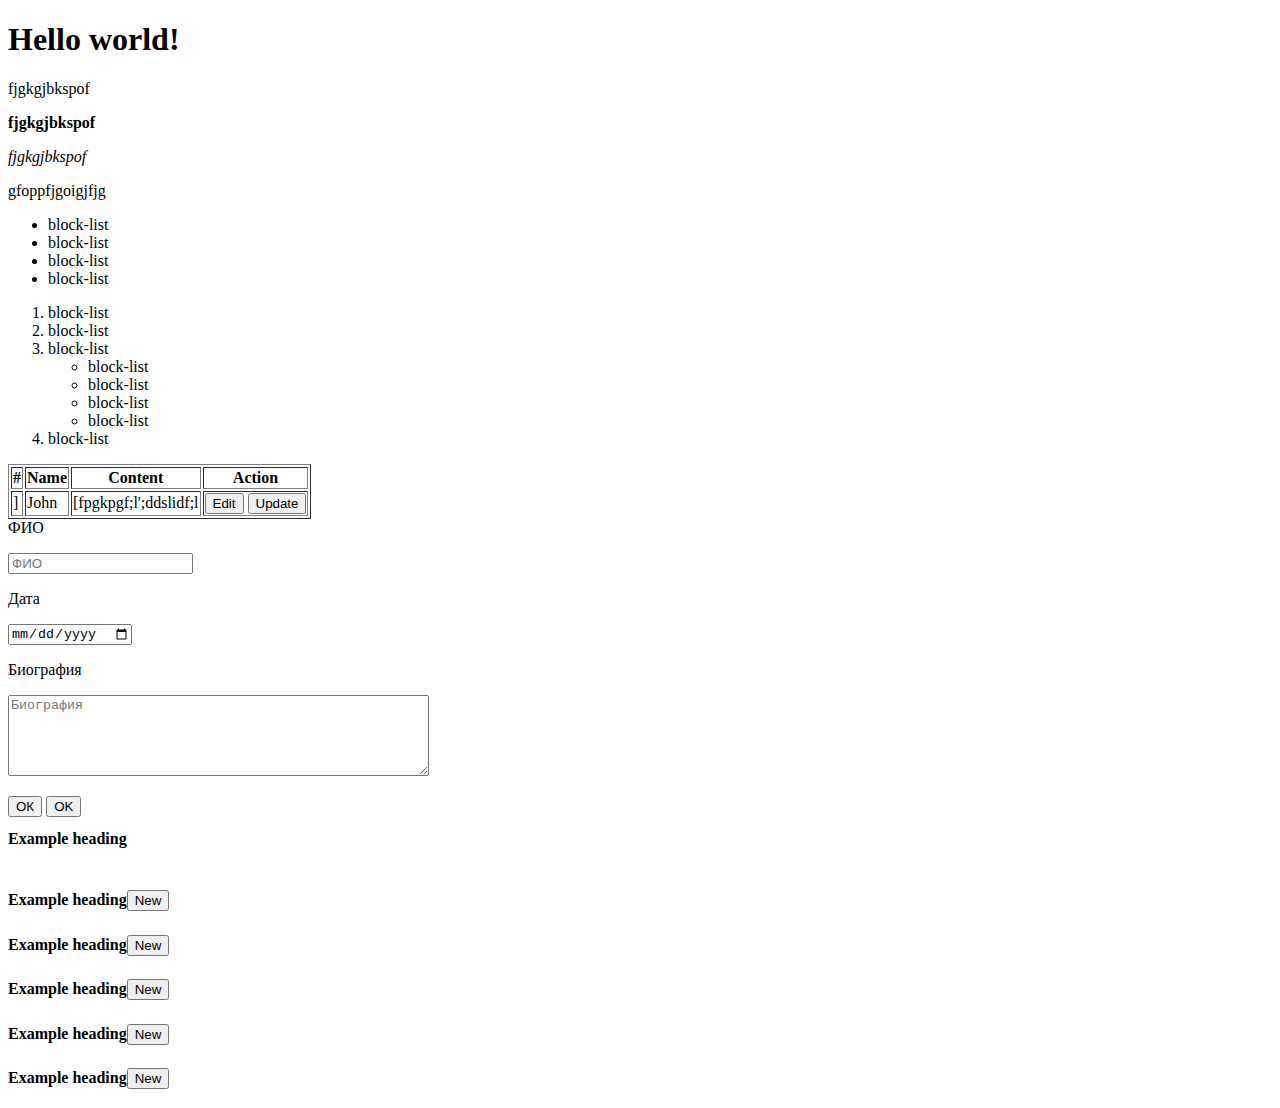
<file: index.html>
<!DOCTYPE html>
<html lang="en" dir="ltr">
<head>
	<meta charset="utf-8">
	<title>Document</title>
	<meta name="descritpion" content="fgfg[fg[g[fg[fdpkcfsxkml">
	<link rel="stylesheet" type="text/css" href="main.css">

</head>
<body>
<h1>Hello world!</h1>
<p>fjgkgjbkspof</p>	
<strong><p>fjgkgjbkspof</p>	</strong>
<i><p>fjgkgjbkspof</p></i>	
<div>gfoppfjgoigjfjg</div>
<div class="block-list">
	<ul>
		<li>block-list</li>
		<li>block-list</li>
		<li>block-list</li>
		<li>block-list</li>
	</ul>
	<ol>
	<li>block-list</li>
		<li>block-list</li>
		<li>block-list</li>
		<ul>
		<li>block-list</li>
		<li>block-list</li>
		<li>block-list</li>
		<li>block-list</li>
	</ul>
		<li>block-list</li>	
	</ol>
</div>	
<div class="table-block">
	<table border="1">
		<thead>
			<tr>
				<th>#</th>
				<th>Name</th>
				<th>Content</th>
				<th>Action</th>
			</tr>
		</thead>
		<tbody>
			<tr>
				<td>]</td>
				<td>John</td>
				<td>[fpgkpgf;l';ddslidf;l</td>
				<td><button type="button">Edit</button>
					<button type="button">Update</button></td>
			</tr>
		</tbody>
	</table>
</div>
<form method="GET">
<label for="FIO">ФИО</label><p>
<input type="text" name="fio" id="FIO" placeholder="ФИО">
</p>
<label for="date">Дата</label>
<p>
<input type="date" name="date" id="date">
</p>
<label for="bio">Биография</label><p>
<textarea rows="5" cols="50" id="date" placeholder="Биография"></textarea></p>
<input type="submit" value="ОК" onclick="fu()">
<button onclick="fu()">OK</button>
<div >
<h2 id="first" class="f"> Example heading</h2><p></div> 
<div><h2 id="second" class="f"> Example heading</h2><button> New</button></div>
<div ><h2 id="third" class="f"> Example heading</h2><button> New</button></div>
<div ><h2 id="forth" class="f"> Example heading</h2><button> New</button></div>
<div ><h2 id="fifth" class="f"> Example heading</h2><button> New</button></div>
<div ><h2 id="sixth" class="f"> Example heading</h2><button> New</button> </div>
</body>
</html>
</file>
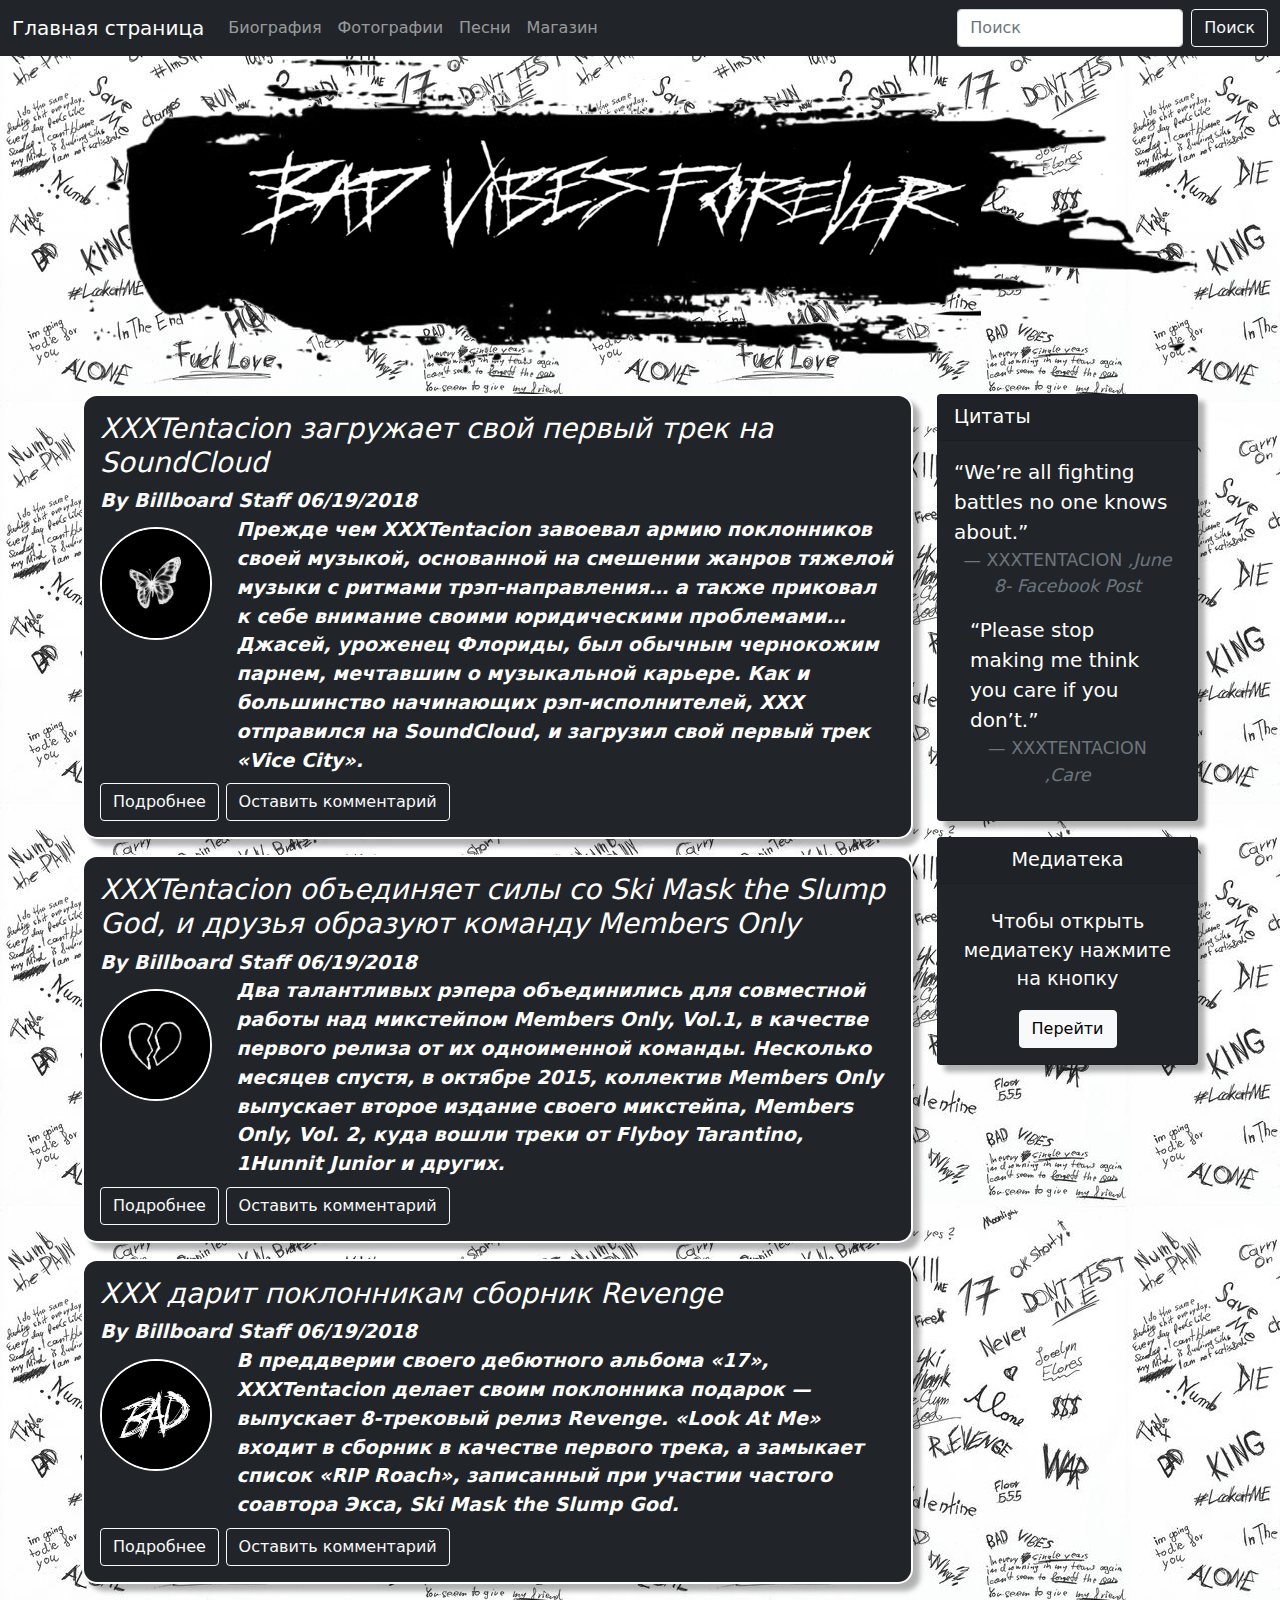
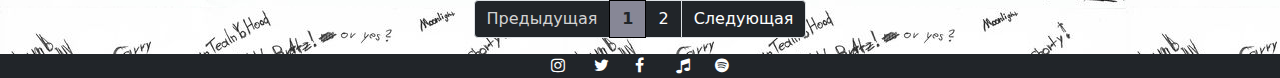
<file: block/index.html>
<!DOCTYPE html>
<html>
<head>
	<meta charset="utf-8">
	<meta name="viewport" content="width=device-width, initial-scale=1">
	<title>Index</title>
	<link rel="stylesheet"  href="css/bootstrap.min.css">
	<link rel="stylesheet"  href="css/font-awesome.min.css">
	<style type="text/css">
		footer {
			text-align: center;
		}
		i {
			color: white;
			display: inline-block;
			width: 3%;
		}
		footer a i:hover {
			 
				font-size: 120%;
		}
		a {
			text-decoration: none;
		}
	</style>
</head>
<body style="background: url(img/3.jpg);">
	<nav class="navbar navbar-expand-lg navbar-dark bg-dark">
  <div class="container-fluid color">
    <a class="navbar-brand active" href="index.html">Главная страница</a>
    <button class="navbar-toggler" type="button" data-bs-toggle="collapse" data-bs-target="#navbarSupportedContent" aria-controls="navbarSupportedContent" aria-expanded="false" aria-label="Toggle navigation">
      <span class="navbar-toggler-icon"></span>
    </button>
    <div class="collapse navbar-collapse" id="navbarSupportedContent">
      <ul class="navbar-nav me-auto mb-2 mb-lg-0">
        <li class="nav-item">
          <a class="nav-link " aria-current="page" href="pgs/bio.html">Биография</a>
        </li>
        <li class="nav-item">
          <a class="nav-link" href="pgs/photo.html">Фотографии</a>
        </li>
        <li class="nav-item">
          <a class="nav-link" href="pgs/songs.html">Песни</a>
        </li>
        <li class="nav-item">
          <a class="nav-link" href="pgs/shop.html">
          Магазин</a>
        </li>
      </ul>
      <form class="d-flex">
        <input class="form-control me-2" type="search" placeholder="Поиск" aria-label="Поиск">
        <button class="btn btn-outline-light" type="submit">Поиск</button>
      </form>
    </div>
  </div>
</nav>

<div class="container ">
<div class="row" style="font-size: 120%; color: white;">
<div class="col-12" >
	<img src="img/15.png" style=" width: 100% ;"></div>
<div class="col-9 mt-3 " style="color:white;font-weight: 700;font-style: oblique;">

	<div class="post p-3  bg-dark" style="border: solid 2px ; border-radius:15px;  box-shadow: 7px 7px 5px rgba(0,0,0,0.3); ">
	<div class="post-header  ">
	<h3>XXXTentacion загружает свой первый трек на SoundCloud</h3>
	<div class="post-body" ><a href="https://www.billboard.com/music/rb-hip-hop/xxxtentacion-career-timeline-8461690/" class="link-light">By Billboard Staff </a>

06/19/2018</div>
	<div class="row mb-2 " >
		<div class="col-2 " ><img src="img/1.jpg" class="rounded-circle" style="width: 100%;display:block;margin-top: 10%; border: solid 2px white" > </div>
		<div class="col-10"> Прежде чем XXXTentacion завоевал армию поклонников своей музыкой, основанной на смешении жанров тяжелой музыки с ритмами трэп-направления… а также приковал к себе внимание своими юридическими проблемами… Джасей, уроженец Флориды, был обычным чернокожим парнем, мечтавшим о музыкальной карьере. Как и большинство начинающих рэп-исполнителей, XXX отправился на SoundCloud, и загрузил свой первый трек «Vice City».</div>
	</div>
	<div class="post-footer"><div class="post-footer"><a href="pgs/info.html"><button type="button" class="btn btn-outline-light">Подробнее</button></a> <a href="pgs/info.html#comment"><button type="button" class="btn btn-outline-light">Оставить комментарий</button></a></div></div>
	</div></div>
	<div class="post mt-3 p-3 bg-dark " style="border: solid 2px; border-radius:15px; box-shadow: 7px 7px 5px rgba(0,0,0,0.3);">
	<div class="post-header  ">
	<h3>XXXTentacion объединяет силы со Ski Mask the Slump God, и друзья образуют команду Members Only</h3>
	<div class="post-body" ><a href="https://www.billboard.com/music/rb-hip-hop/xxxtentacion-career-timeline-8461690/" class="link-light">By Billboard Staff </a>
06/19/2018</div>
	<div class="row mb-2" >
		<div class="col-2 " ><img src="img/5.jpg" class="rounded-circle" style="width: 100%; display:block;margin-top: 10%;border: solid 2px white" > </div>
		<div class="col-10"> Два талантливых рэпера объединились для совместной работы над микстейпом Members Only, Vol.1, в качестве первого релиза от их одноименной команды. Несколько месяцев спустя, в октябре 2015, коллектив Members Only выпускает второе издание своего микстейпа, Members Only, Vol. 2, куда вошли треки от Flyboy Tarantino, 1Hunnit Junior и других.</div>
	</div>
	<div class="post-footer"><div class="post-footer"><a href="pgs/info.html"><button type="button" class="btn btn-outline-light">Подробнее</button></a> <a href="pgs/info.html#comment"><button type="button" class="btn btn-outline-light">Оставить комментарий</button></a></div></div>
	</div></div>
	<div class="post mt-3 p-3 bg-dark " style="border: solid 2px; border-radius:15px;box-shadow: 7px 7px 5px rgba(0,0,0,0.3); ">
	<div class="post-header  ">
	<h3>XXX дарит поклонникам сборник Revenge</h3>
	<div class="post-body" ><a href="https://www.billboard.com/music/rb-hip-hop/xxxtentacion-career-timeline-8461690/" class="link-light">By Billboard Staff </a>
06/19/2018</div>
	<div class="row mb-2" >
		<div class="col-2 " ><img src="img/6.jpg" class="rounded-circle" style="width: 100%;display:block;margin-top: 10%;border: solid 2px white" > </div>
		<div class="col-10"> В преддверии своего дебютного альбома «17», XXXTentacion делает своим поклонника подарок — выпускает 8-трековый релиз Revenge. «Look At Me» входит в сборник в качестве первого трека, а замыкает список «RIP Roach», записанный при участии частого соавтора Экса, Ski Mask the Slump God.</div>
	</div>
	<div class="post-footer"><div class="post-footer"><a href="pgs/info.html"><button type="button" class="btn btn-outline-light">Подробнее</button></a> <a href="pgs/info.html#comment"><button type="button" class="btn btn-outline-light">Оставить комментарий</button></a></div></div>
	</div></div>
</div>
	<div class="col-3 mt-3" >
	<div class="card bg-dark" style="box-shadow: 7px 7px 5px rgba(0,0,0,0.3);">
  <div class="card-header">
    Цитаты
  </div>
  <div class="card-body">
    <blockquote class="blockquote mb-0">
      <p>“We’re all fighting battles no one knows about.”</p>
      <footer class="blockquote-footer">XXXTENTACION <cite title="Source Title">,June 8- Facebook Post</cite></footer>
    </blockquote>
     <div class="card-body">
    <blockquote class="blockquote mb-0">
      <p>“Please stop making me think you care if you don’t.”</p>
      <footer class="blockquote-footer">XXXTENTACION <cite title="Source Title">,Care</cite></footer>
    </blockquote>
  </div></div></div>
  <div class="card text-center bg-dark mt-3" style="box-shadow: 7px 7px 5px rgba(0,0,0,0.3);">
  <div class="card-header">
    Медиатека
  </div>
  <div class="card-body">
    <h5 class="card-title"></h5>
    <p class="card-text">Чтобы открыть медиатеку нажмите на кнопку</p>
    <a href="pgs/songs.html" class="btn btn-light">Перейти</a>
  </div>
  
</div>
</div>
</div><nav aria-label="..." >
  <ul class="pagination justify-content-center mt-3">
    <li class="page-item disabled">
      <a class="page-link" style="color: lightgrey; background-color: #212529">Предыдущая</a>
    </li>
    <li class="page-item active" ><a class="page-link" href="#" style="background-color: #878796; border: solid 1px black; color:#212529; font-weight: 600">1</a></li>
    <li class="page-item " aria-current="page">
      <a class="page-link" href="pgs/comment.html" style="color: white; background-color: #212529">2</a>
    </li>
    <li class="page-item">
      <a class="page-link" href="pgs/comment.html" style="color: white; background-color: #212529">Следующая</a>
    </li>
  </ul>
</nav>
</div>

</div>
<footer style="background-color: #212529;">
	<a href="#"><i class="fa fa-instagram " aria-hidden="true" ></i> </a> <a href="#"><i class="fa fa-twitter" aria-hidden="true"></i></a><a href="#"><i class="fa fa-facebook" aria-hidden="true"></i> </a><a href="#"><i class="fa fa-music" aria-hidden="true"></i></a><a href="#"><i class="fa fa-spotify" aria-hidden="true"></i></a>
</footer>
<script src="https://cdn.jsdelivr.net/npm/bootstrap@5.1.3/dist/js/bootstrap.bundle.min.js" integrity="sha384-ka7Sk0Gln4gmtz2MlQnikT1wXgYsOg+OMhuP+IlRH9sENBO0LRn5q+8nbTov4+1p" crossorigin="anonymous"></script>
</body>
</html>
</file>
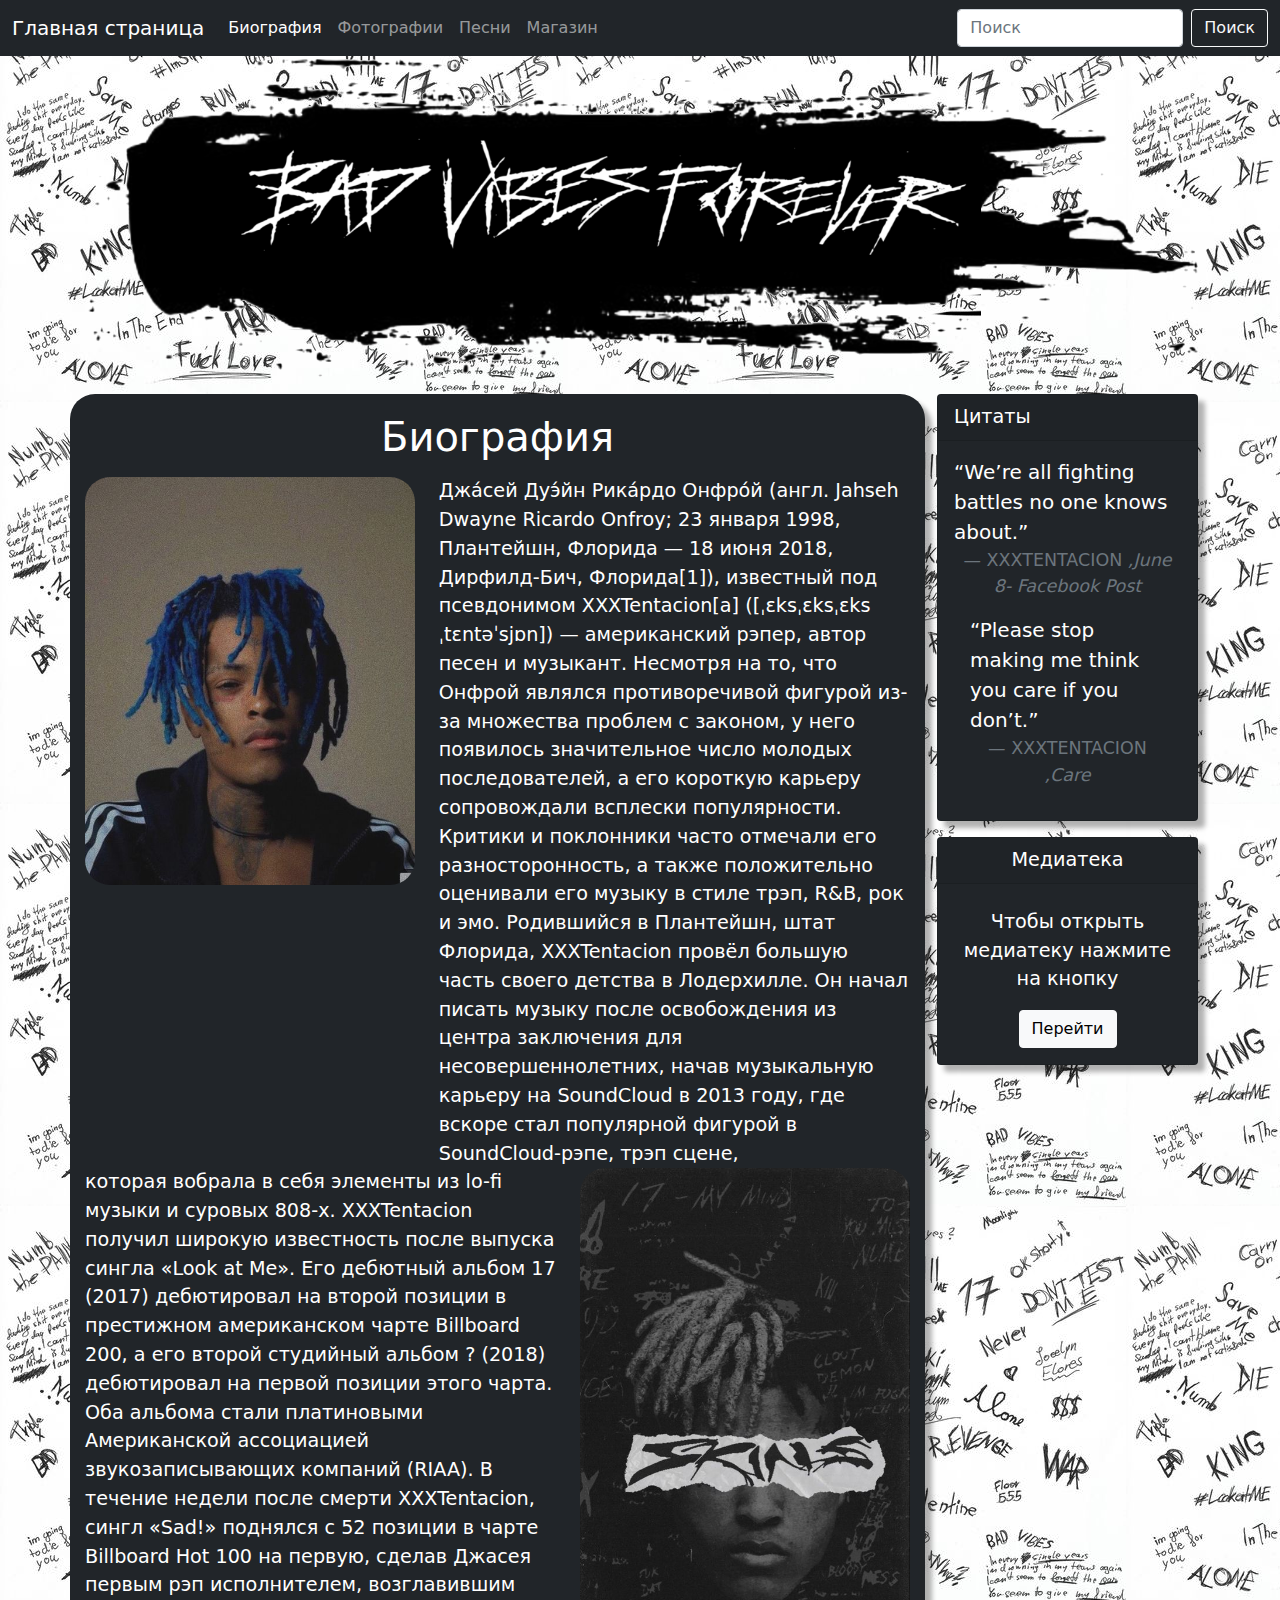
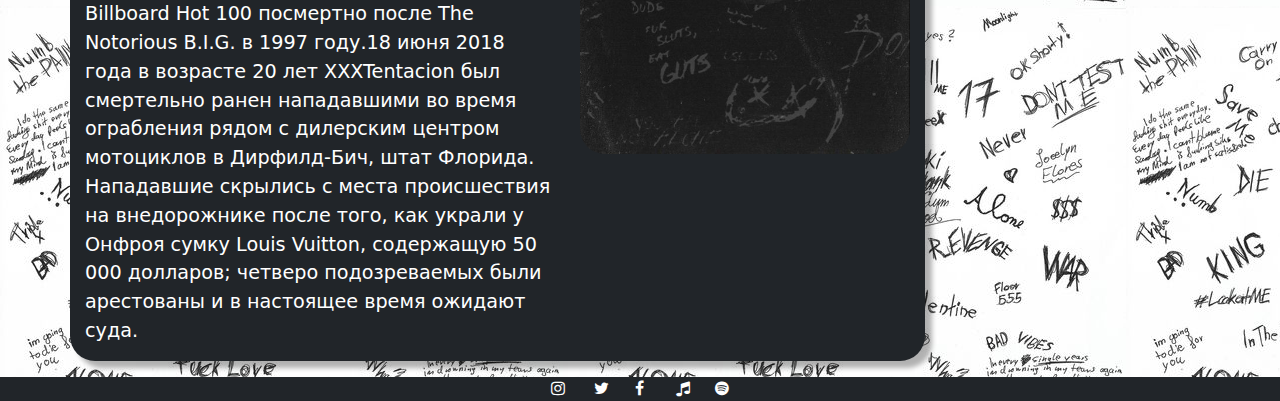
<file: block/pgs/bio.html>
<!DOCTYPE html>
<html>
<head>
	<meta charset="utf-8">
	<meta name="viewport" content="width=device-width, initial-scale=1">
	<title>Index</title>
	<link rel="stylesheet"  href="../css/bootstrap.min.css">
        <link rel="stylesheet"  href="../css/font-awesome.min.css">
  <style type="text/css">
      footer {
      text-align: center;
    }
    i {
      color: white;
      display: inline-block;
      width: 3%;
    }
    footer a i:hover {
       
        font-size: 120%;
    }
    a {
      text-decoration: none;
    }
  </style>
</head>
<body style="background: url(../img/3.jpg);">
	<nav class="navbar navbar-expand-lg navbar-dark bg-dark">
  <div class="container-fluid color">
    <a class="navbar-brand" href="../index.html">Главная страница</a>
    <button class="navbar-toggler" type="button" data-bs-toggle="collapse" data-bs-target="#navbarSupportedContent" aria-controls="navbarSupportedContent" aria-expanded="false" aria-label="Toggle navigation">
      <span class="navbar-toggler-icon"></span>
    </button>
    <div class="collapse navbar-collapse" id="navbarSupportedContent">
      <ul class="navbar-nav me-auto mb-2 mb-lg-0">
        <li class="nav-item">
          <a class="nav-link active" aria-current="page" href="bio.html">Биография</a>
        </li>
        <li class="nav-item">
          <a class="nav-link" href="photo.html">Фотографии</a>
        </li>
        <li class="nav-item">
          <a class="nav-link" href="songs.html">Песни</a>
        </li>
         <li class="nav-item">
          <a class="nav-link " href="shop.html">
          Магазин</a>
        </li>
      </ul>
      <form class="d-flex">
        <input class="form-control me-2" type="search" placeholder="Поиск" aria-label="Поиск">
        <button class="btn btn-outline-light" type="submit">Поиск</button>
      </form>
    </div>
  </div>
</nav>

<div class="container ">
<div class="row" style="font-size: 120%; color: white;">
<div class="col-12" >
	<img src="../img/15.png" style=" width: 100% ;"></div>
<div class="col-9 mt-3 bg-dark" style="color:white; border-radius: 25px; box-shadow: 7px 7px 5px rgba(0,0,0,0.3); padding: 15px; ">
   <div class="row">
     <h1 class="mt-1" style="text-align: center; ">Биография</h1>
  <div class="col-5 mt-2">

  <img src="../img/7.jpg" style="width: 100%;border-radius: 25px;"></div>
  <div class="col-7 mt-2">Джа́сей Дуэ́йн Рика́рдо Онфро́й (англ. Jahseh Dwayne Ricardo Onfroy; 23 января 1998, Плантейшн, Флорида — 18 июня 2018, Дирфилд-Бич, Флорида[1]), известный под псевдонимом XXXTentacion[a] ([ˌɛksˌɛksˌɛksˌtɛntəˈsjɒn]) — американский рэпер, автор песен и музыкант. Несмотря на то, что Онфрой являлся противоречивой фигурой из-за множества проблем с законом, у него появилось значительное число молодых последователей, а его короткую карьеру сопровождали всплески популярности. Критики и поклонники часто отмечали его разносторонность, а также положительно оценивали его музыку в стиле трэп, R&B, рок и эмо.

Родившийся в Плантейшн, штат Флорида, XXXTentacion провёл большую часть своего детства в Лодерхилле. Он начал писать музыку после освобождения из центра заключения для несовершеннолетних, начав музыкальную карьеру на SoundCloud в 2013 году, где вскоре стал популярной фигурой в SoundCloud-рэпе, трэп сцене,</div></div>
<div class="row"><div class="col-7">которая вобрала в себя элементы из lo-fi музыки и суровых 808-х. XXXTentacion получил широкую известность после выпуска сингла «Look at Me». Его дебютный альбом 17 (2017) дебютировал на второй позиции в престижном американском чарте Billboard 200, а его второй студийный альбом ? (2018) дебютировал на первой позиции этого чарта. Оба альбома стали платиновыми Американской ассоциацией звукозаписывающих компаний (RIAA). В течение недели после смерти XXXTentacion, сингл «Sad!» поднялся с 52 позиции в чарте Billboard Hot 100 на первую, сделав Джасея первым рэп исполнителем, возглавившим Billboard Hot 100 посмертно после The Notorious B.I.G. в 1997 году.18 июня 2018 года в возрасте 20 лет XXXTentacion был смертельно ранен нападавшими во время ограбления рядом с дилерским центром мотоциклов в Дирфилд-Бич, штат Флорида. Нападавшие скрылись с места происшествия на внедорожнике после того, как украли у Онфроя сумку Louis Vuitton, содержащую 50 000 долларов; четверо подозреваемых были арестованы и в настоящее время ожидают суда.</div><div class="col-5"><img src="../img/8.jpg" style="width: 100%;border-radius: 25px;"></div>
</div></div>
	<div class="col-3 mt-3" >
	<div class="card bg-dark" style="box-shadow: 7px 7px 5px rgba(0,0,0,0.3);">
  <div class="card-header">
    Цитаты
  </div>
  <div class="card-body">
    <blockquote class="blockquote mb-0">
      <p>“We’re all fighting battles no one knows about.”</p>
      <footer class="blockquote-footer">XXXTENTACION <cite title="Source Title">,June 8- Facebook Post</cite></footer>
    </blockquote>
     <div class="card-body">
    <blockquote class="blockquote mb-0">
      <p>“Please stop making me think you care if you don’t.”</p>
      <footer class="blockquote-footer">XXXTENTACION <cite title="Source Title">,Care</cite></footer>
    </blockquote>
  </div></div></div>
  <div class="card text-center bg-dark mt-3" style="box-shadow: 7px 7px 5px rgba(0,0,0,0.3);">
  <div class="card-header">
    Медиатека
  </div>
  <div class="card-body">
    <h5 class="card-title"></h5>
    <p class="card-text">Чтобы открыть медиатеку нажмите на кнопку</p>
    <a href="songs.htmll" class="btn btn-light">Перейти</a>
  </div>
  
</div>
</div>
</div>
</div>
</div>
<footer style="background-color: #212529;" class="mt-3">
  <a href="#"><i class="fa fa-instagram " aria-hidden="true" ></i> </a> <a href="#"><i class="fa fa-twitter" aria-hidden="true"></i></a><a href="#"><i class="fa fa-facebook" aria-hidden="true"></i> </a><a href="#"><i class="fa fa-music" aria-hidden="true"></i></a><a href="#"><i class="fa fa-spotify" aria-hidden="true"></i></a>
</footer>
<script src="https://cdn.jsdelivr.net/npm/bootstrap@5.1.3/dist/js/bootstrap.bundle.min.js" integrity="sha384-ka7Sk0Gln4gmtz2MlQnikT1wXgYsOg+OMhuP+IlRH9sENBO0LRn5q+8nbTov4+1p" crossorigin="anonymous"></script></body></html>
</file>
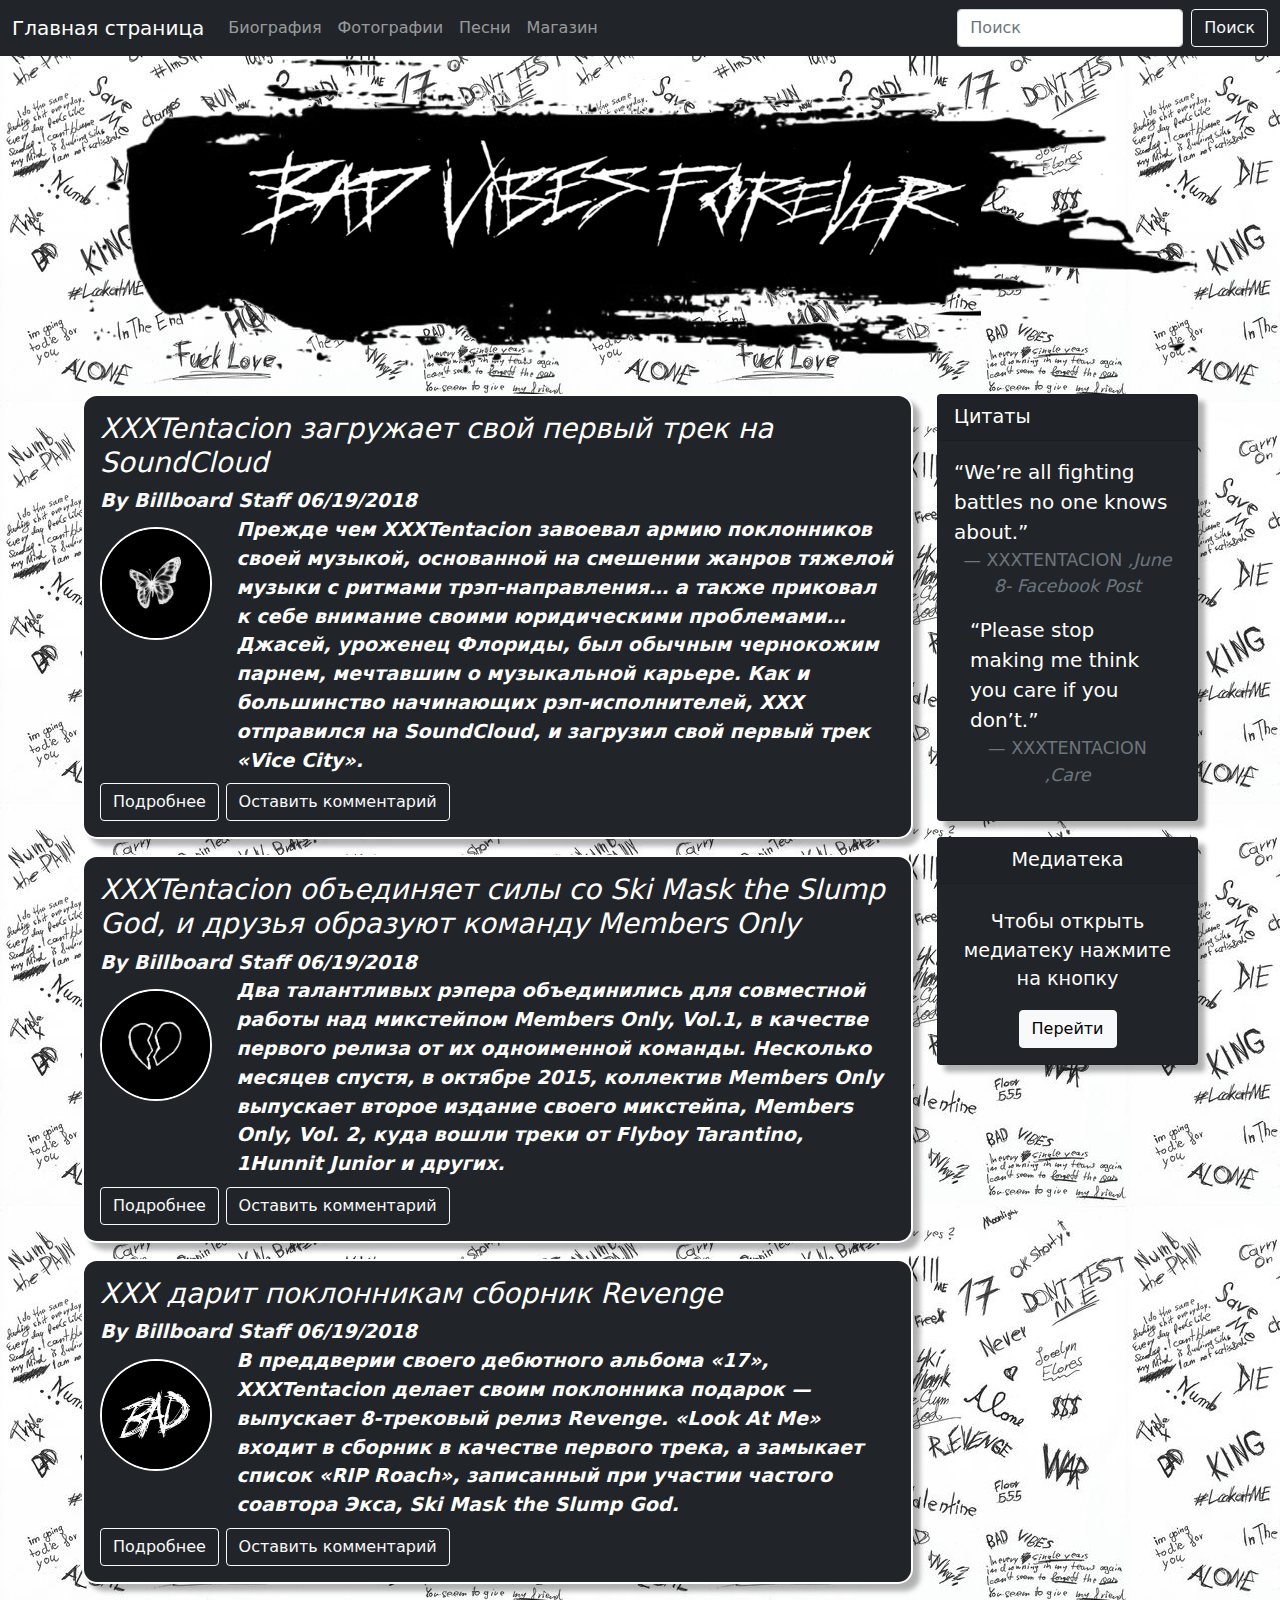
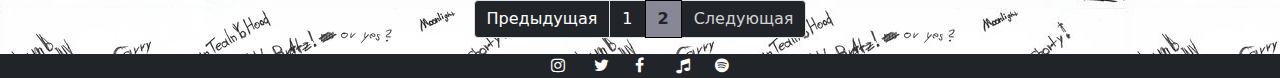
<file: block/pgs/comment.html>
<!DOCTYPE html>
<html>
<head>
  <meta charset="utf-8">
  <meta name="viewport" content="width=device-width, initial-scale=1">
  <title>Index</title>
  <link rel="stylesheet"  href="../css/bootstrap.min.css">
      <link rel="stylesheet"  href="../css/font-awesome.min.css">
  <style type="text/css">
    footer {
      text-align: center;
    }
    i {
      color: white;
      display: inline-block;
      width: 3%;
    }
    footer a i:hover {
       
        font-size: 120%;
    }
    a {
      text-decoration: none;
    }
  </style>
</head>
<body style="background: url(../img/3.jpg);">
  <nav class="navbar navbar-expand-lg navbar-dark bg-dark">
  <div class="container-fluid color">
    <a class="navbar-brand active" href="index.html">Главная страница</a>
    <button class="navbar-toggler" type="button" data-bs-toggle="collapse" data-bs-target="#navbarSupportedContent" aria-controls="navbarSupportedContent" aria-expanded="false" aria-label="Toggle navigation">
      <span class="navbar-toggler-icon"></span>
    </button>
    <div class="collapse navbar-collapse" id="navbarSupportedContent">
      <ul class="navbar-nav me-auto mb-2 mb-lg-0">
        <li class="nav-item">
          <a class="nav-link " aria-current="page" href="../pgs/bio.html">Биография</a>
        </li>
        <li class="nav-item">
          <a class="nav-link" href="../pgs/photo.html">Фотографии</a>
        </li>
        <li class="nav-item">
          <a class="nav-link" href="../pgs/songs.html">Песни</a>
        </li>
        <li class="nav-item">
          <a class="nav-link" href="../pgs/shop.html">
          Магазин</a>
        </li>
      </ul>
      <form class="d-flex">
        <input class="form-control me-2" type="search" placeholder="Поиск" aria-label="Поиск">
        <button class="btn btn-outline-light" type="submit">Поиск</button>
      </form>
    </div>
  </div>
</nav>

<div class="container ">
<div class="row" style="font-size: 120%; color: white;">
<div class="col-12" >
  <img src="../img/15.png" style=" width: 100% ;"></div>
<div class="col-9 mt-3 " style="color:white;font-weight: 700;font-style: oblique;">

  <div class="post p-3  bg-dark" style="border: solid 2px ; border-radius:15px;  box-shadow: 7px 7px 5px rgba(0,0,0,0.3); ">
  <div class="post-header  ">
  <h3>XXXTentacion загружает свой первый трек на SoundCloud</h3>
  <div class="post-body" ><a href="https://www.billboard.com/music/rb-hip-hop/xxxtentacion-career-timeline-8461690/" class="link-light">By Billboard Staff </a>

06/19/2018</div>
  <div class="row mb-2 " >
    <div class="col-2 " ><img src="../img/1.jpg" class="rounded-circle" style="width: 100%;display:block;margin-top: 10%; border: solid 2px white" > </div>
    <div class="col-10"> Прежде чем XXXTentacion завоевал армию поклонников своей музыкой, основанной на смешении жанров тяжелой музыки с ритмами трэп-направления… а также приковал к себе внимание своими юридическими проблемами… Джасей, уроженец Флориды, был обычным чернокожим парнем, мечтавшим о музыкальной карьере. Как и большинство начинающих рэп-исполнителей, XXX отправился на SoundCloud, и загрузил свой первый трек «Vice City».</div>
  </div>
  <div class="post-footer"><div class="post-footer"><a href="info.html"><button type="button" class="btn btn-outline-light">Подробнее</button></a> <a href="info.html#comment"><button type="button" class="btn btn-outline-light">Оставить комментарий</button></a></div></div>
  </div></div>
  <div class="post mt-3 p-3 bg-dark " style="border: solid 2px; border-radius:15px; box-shadow: 7px 7px 5px rgba(0,0,0,0.3);">
  <div class="post-header  ">
  <h3>XXXTentacion объединяет силы со Ski Mask the Slump God, и друзья образуют команду Members Only</h3>
  <div class="post-body" ><a href="https://www.billboard.com/music/rb-hip-hop/xxxtentacion-career-timeline-8461690/" class="link-light">By Billboard Staff </a>
06/19/2018</div>
  <div class="row mb-2" >
    <div class="col-2 " ><img src="../img/5.jpg" class="rounded-circle" style="width: 100%; display:block;margin-top: 10%;border: solid 2px white" > </div>
    <div class="col-10"> Два талантливых рэпера объединились для совместной работы над микстейпом Members Only, Vol.1, в качестве первого релиза от их одноименной команды. Несколько месяцев спустя, в октябре 2015, коллектив Members Only выпускает второе издание своего микстейпа, Members Only, Vol. 2, куда вошли треки от Flyboy Tarantino, 1Hunnit Junior и других.</div>
  </div>
  <div class="post-footer"><div class="post-footer"><a href="info.html"><button type="button" class="btn btn-outline-light">Подробнее</button></a> <a href="info.html#comment"><button type="button" class="btn btn-outline-light">Оставить комментарий</button></a></div></div>
  </div></div>
  <div class="post mt-3 p-3 bg-dark " style="border: solid 2px; border-radius:15px;box-shadow: 7px 7px 5px rgba(0,0,0,0.3); ">
  <div class="post-header  ">
  <h3>XXX дарит поклонникам сборник Revenge</h3>
  <div class="post-body" ><a href="https://www.billboard.com/music/rb-hip-hop/xxxtentacion-career-timeline-8461690/" class="link-light">By Billboard Staff </a>
06/19/2018</div>
  <div class="row mb-2" >
    <div class="col-2 " ><img src="../img/6.jpg" class="rounded-circle" style="width: 100%;display:block;margin-top: 10%;border: solid 2px white" > </div>
    <div class="col-10"> В преддверии своего дебютного альбома «17», XXXTentacion делает своим поклонника подарок — выпускает 8-трековый релиз Revenge. «Look At Me» входит в сборник в качестве первого трека, а замыкает список «RIP Roach», записанный при участии частого соавтора Экса, Ski Mask the Slump God.</div>
  </div>
  <div class="post-footer"><div class="post-footer"><a href="info.html"><button type="button" class="btn btn-outline-light">Подробнее</button></a> <a href="info.html#comment"><button type="button" class="btn btn-outline-light">Оставить комментарий</button></a></div></div>
  </div></div>
</div>
  <div class="col-3 mt-3" >
  <div class="card bg-dark" style="box-shadow: 7px 7px 5px rgba(0,0,0,0.3);">
  <div class="card-header">
    Цитаты
  </div>
  <div class="card-body">
    <blockquote class="blockquote mb-0">
      <p>“We’re all fighting battles no one knows about.”</p>
      <footer class="blockquote-footer">XXXTENTACION <cite title="Source Title">,June 8- Facebook Post</cite></footer>
    </blockquote>
     <div class="card-body">
    <blockquote class="blockquote mb-0">
      <p>“Please stop making me think you care if you don’t.”</p>
      <footer class="blockquote-footer">XXXTENTACION <cite title="Source Title">,Care</cite></footer>
    </blockquote>
  </div></div></div>
  <div class="card text-center bg-dark mt-3" style="box-shadow: 7px 7px 5px rgba(0,0,0,0.3);">
  <div class="card-header">
    Медиатека
  </div>
  <div class="card-body">
    <h5 class="card-title"></h5>
    <p class="card-text">Чтобы открыть медиатеку нажмите на кнопку</p>
    <a href="pgs/songs.html" class="btn btn-light">Перейти</a>
  </div>
  
</div>
</div>
</div><nav aria-label="..." >
  <ul class="pagination justify-content-center mt-3">
    <li class="page-item ">
      <a class="page-link"href="../index.html" style="color: white; background-color: #212529">Предыдущая</a>
    </li>
    <li class="page-item " ><a class="page-link" href="../index.html" style="color: white; background-color: #212529" >1</a></li>
    <li class="page-item active" aria-current="page">
      <a class="page-link" href="#" style="background-color: #878796; border: solid 1px black; color:#212529; font-weight: 600">2</a>
    </li>
    <li class="page-item disabled">
      <a class="page-link " style="color: lightgrey; background-color: #212529" >Следующая</a>
    </li>
  </ul>
</nav>
</div>

</div>
<footer style="background-color: #212529;">
  <a href="#"><i class="fa fa-instagram " aria-hidden="true" ></i> </a> <a href="#"><i class="fa fa-twitter" aria-hidden="true"></i></a><a href="#"><i class="fa fa-facebook" aria-hidden="true"></i> </a><a href="#"><i class="fa fa-music" aria-hidden="true"></i></a><a href="#"><i class="fa fa-spotify" aria-hidden="true"></i></a>
</footer>
<script src="https://cdn.jsdelivr.net/npm/bootstrap@5.1.3/dist/js/bootstrap.bundle.min.js" integrity="sha384-ka7Sk0Gln4gmtz2MlQnikT1wXgYsOg+OMhuP+IlRH9sENBO0LRn5q+8nbTov4+1p" crossorigin="anonymous"></script>
</body>
</html>
</file>
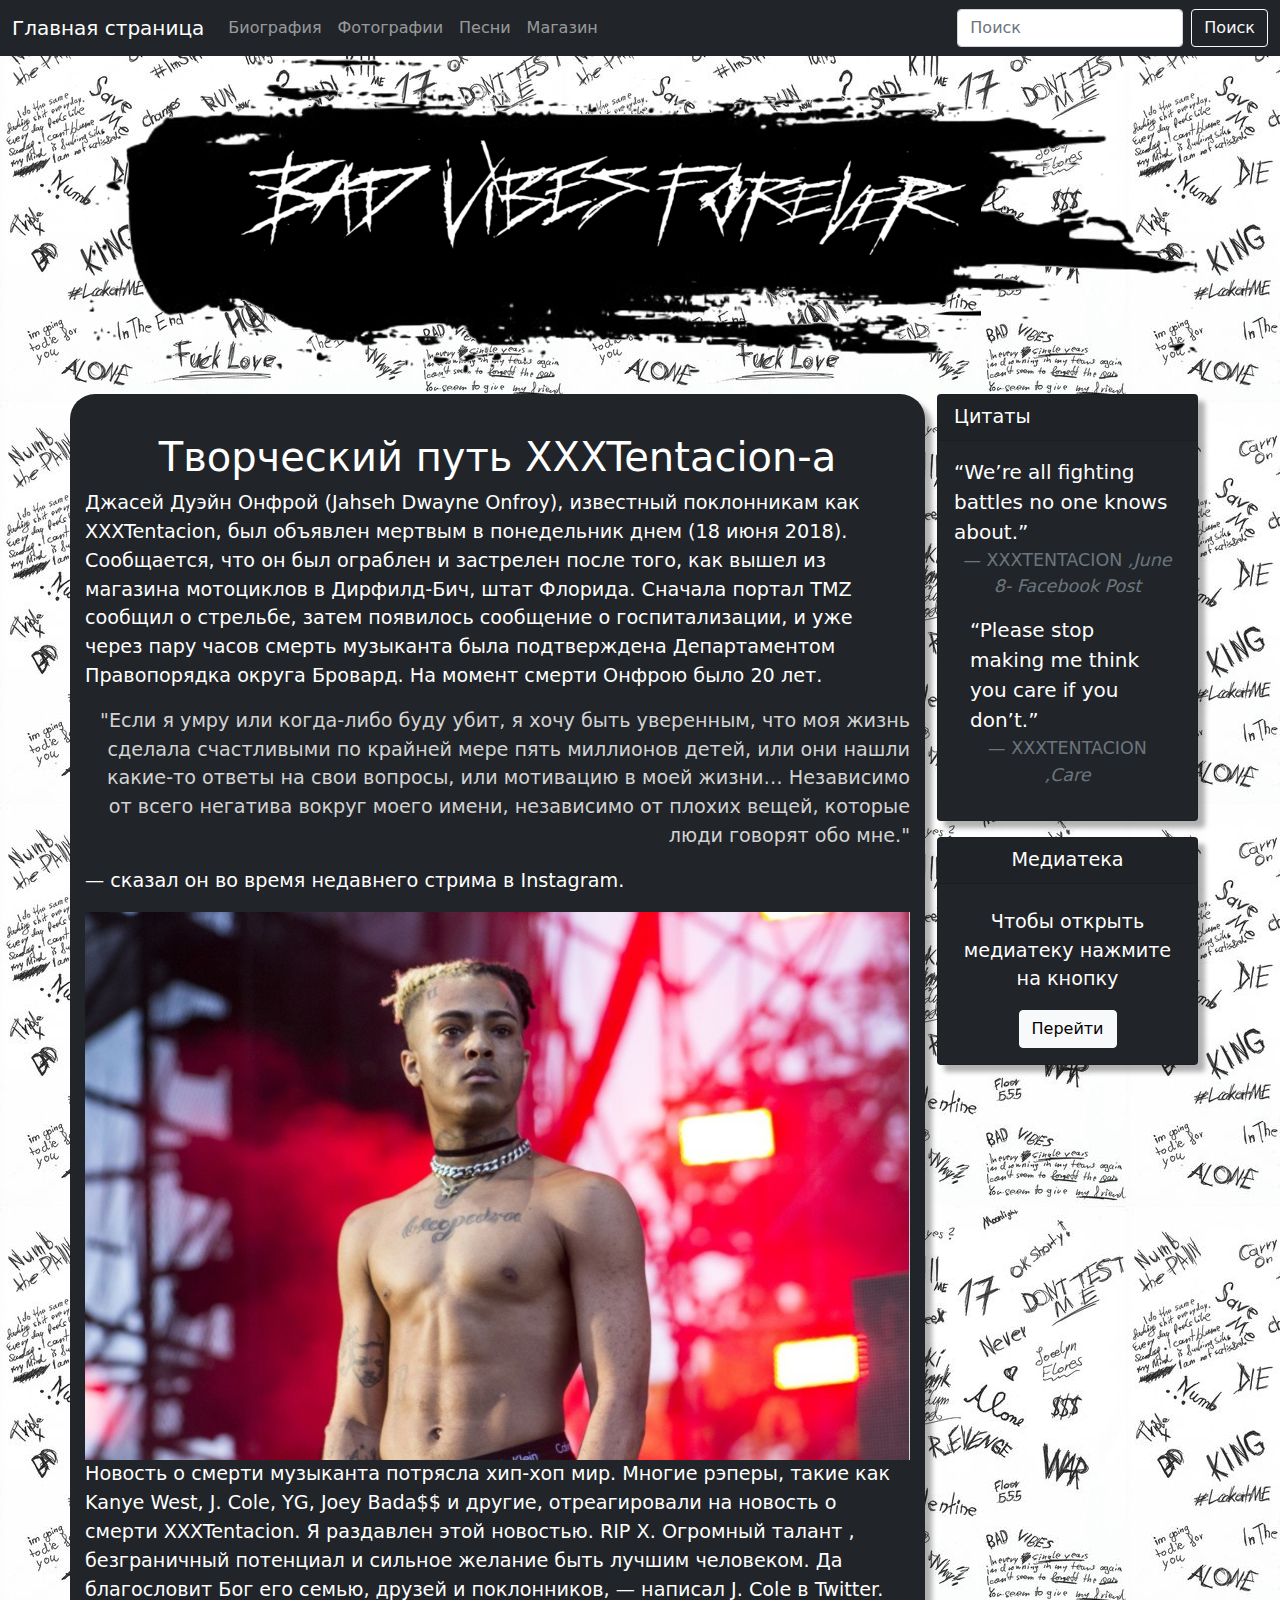
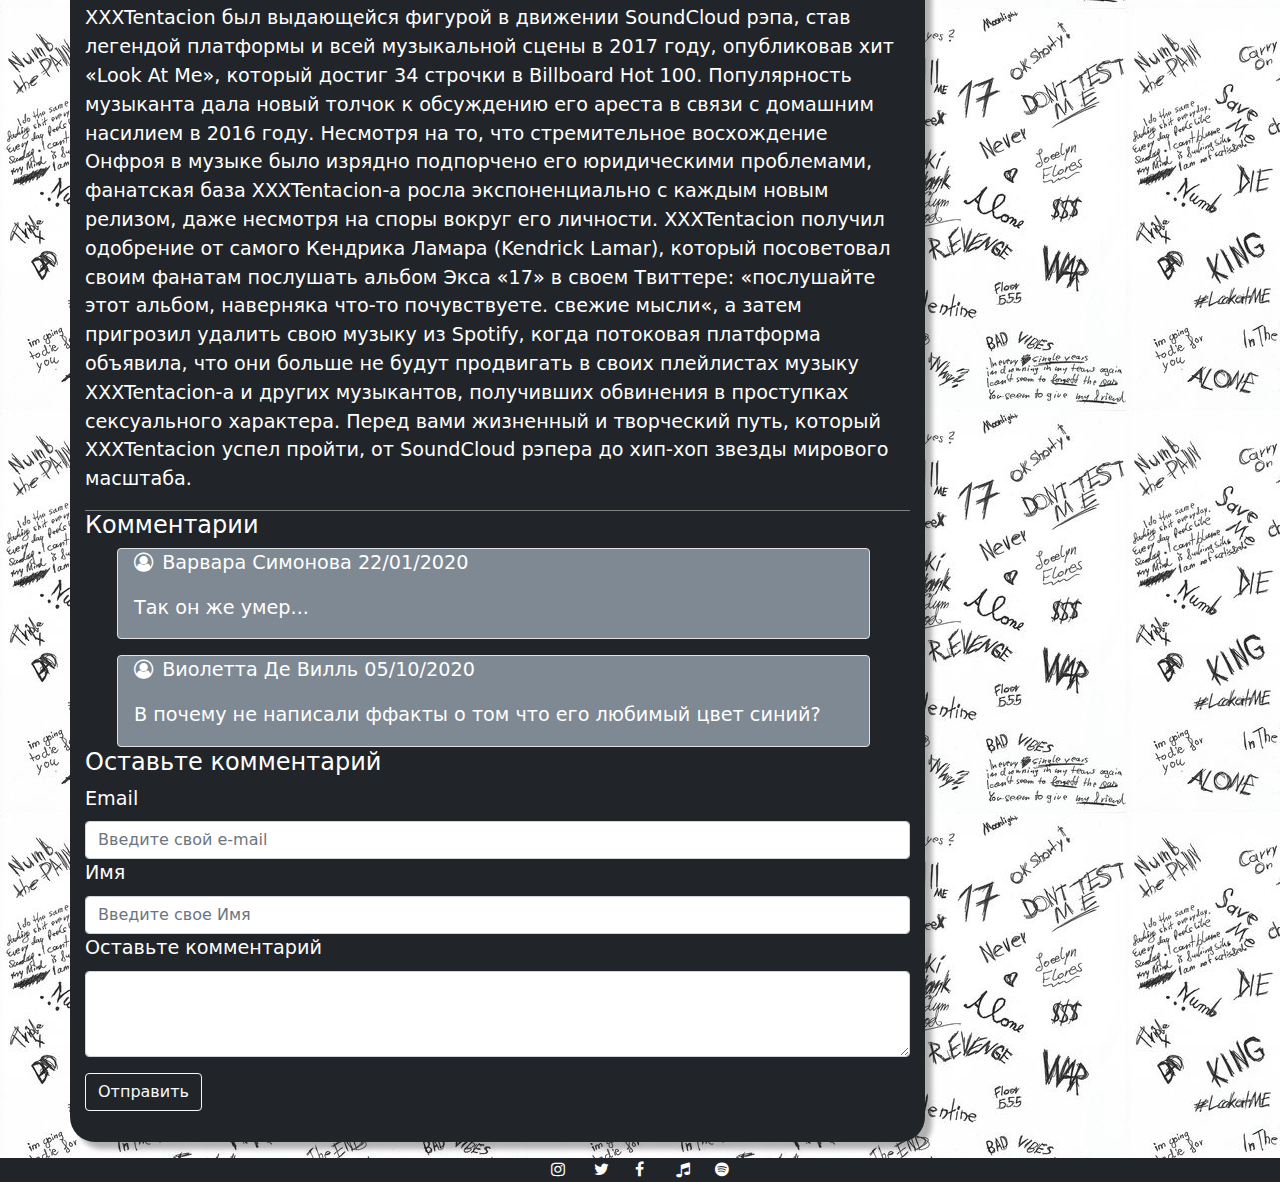
<file: block/pgs/info.html>
<!DOCTYPE html>
<html>
<head>
  <meta charset="utf-8">
  <meta name="viewport" content="width=device-width, initial-scale=1">
  <title>Index</title>
  <link rel="stylesheet"  href="../css/bootstrap.min.css">
    <link rel="stylesheet"  href="../css/font-awesome.min.css">
    <style type="text/css">
      div::-webkit-scrollbar {
  width: 20px;   
}
      div::-webkit-scrollbar-track {
  background-color: #212529; 

}
 div::-webkit-scrollbar-thumb {
  background-color: white;   
  border-radius: 20px;
}
      footer {
      text-align: center;
    }
    i {
      color: white;
      display: inline-block;
      width: 3%;
    }
    footer a i:hover {
       
        font-size: 120%;
    }
    a {
      text-decoration: none;
    }
      .otziv {
border: 22px solid grey;
background-color:#7E8994;
margin-right: 5%;
      }
    </style>
  <script type="text/javascript">
    window.onload = init;

function init() {
  var button = document.getElementById("knop");
    button.onclick = buttonClickHandler;
}

    function buttonClickHandler() {
  var textInput = document.getElementById("textInput");
    var commName = textInput2.value;
    commName2 = textInput.value
  
  if(commName == "") {
    alert("Введите комментарий, пожалуйста");
  } else 
  if(textInput == "") {
    alert("Введите Ваше имя, пожалуйста");
  }else { 
    var li = document.createElement("li");
        li.innerHTML = `<li class="border rounded otziv mb-3" ><div class="ms-3"><p ><i class="fa fa-user-circle-o" aria-hidden="true"></i> `+ commName2 + `</p> <p>`+commName+`</p></div></li>`
        

        ul.appendChild(li);
    textInput.value = "";
    textInput2.value = "";
    }
}
  </script>
</head>
<body style="background: url(../img/3.jpg);">
  <nav class="navbar navbar-expand-lg navbar-dark bg-dark">
  <div class="container-fluid color">
    <a class="navbar-brand" href="../index.html">Главная страница</a>
    <button class="navbar-toggler" type="button" data-bs-toggle="collapse" data-bs-target="#navbarSupportedContent" aria-controls="navbarSupportedContent" aria-expanded="false" aria-label="Toggle navigation">
      <span class="navbar-toggler-icon"></span>
    </button>
    <div class="collapse navbar-collapse" id="navbarSupportedContent">
      <ul class="navbar-nav me-auto mb-2 mb-lg-0">
        <li class="nav-item">
          <a class="nav-link " aria-current="page" href="bio.html">Биография</a>
        </li>
        <li class="nav-item">
          <a class="nav-link" href="photo.html">Фотографии</a>
        </li>
        <li class="nav-item">
          <a class="nav-link" href="songs.html">Песни</a>
        </li>
           <li class="nav-item">
          <a class="nav-link" href="pgs/shop.html">
          Магазин</a>
        </li>
      </ul>
      <form class="d-flex" >
        <input class="form-control me-2" type="search" placeholder="Поиск" aria-label="Поиск">
        <button class="btn btn-outline-light" type="submit">Поиск</button>
      </form>
    </div>
  </div>
</nav>

<div class="container ">
<div class="row" style="font-size: 120%; color: white;">
<div class="col-12 " >
  <img src="../img/15.png" style=" width: 100% ;"></div>
<div class="col-9 mt-3 bg-dark" style="color:white; border-radius: 25px; padding: 15px;box-shadow: 7px 7px 5px rgba(0,0,0,0.3);">
   <div class="row">
 <div class="mb-3 ">
  <h1 class="mt-4" style="text-align: center;">Творческий путь XXXTentacion-а</h1>
  <p >Джасей Дуэйн Онфрой (Jahseh Dwayne Onfroy), известный поклонникам как XXXTentacion, был объявлен мертвым в понедельник днем (18 июня 2018). Сообщается, что он был ограблен и застрелен после того, как вышел из магазина мотоциклов в Дирфилд-Бич, штат Флорида. Сначала портал TMZ сообщил о стрельбе, затем появилось сообщение о госпитализации, и уже через пару часов смерть музыканта была подтверждена Департаментом Правопорядка округа Бровард. На момент смерти Онфрою было 20 лет.</p>
  <p style="text-align: right; color:lightgrey">"Если я умру или когда-либо буду убит, я хочу быть уверенным, что моя жизнь сделала счастливыми по крайней мере пять миллионов детей, или они нашли какие-то ответы на свои вопросы, или мотивацию в моей жизни… Независимо от всего негатива вокруг моего имени, независимо от плохих вещей, которые люди говорят обо мне."</p>
  <p>— сказал он во время недавнего стрима в Instagram.</p>
 <img src="../img/xxxc.jpg" style="width:100%;" />
 <p>Новость о смерти музыканта потрясла хип-хоп мир. Многие рэперы, такие как Kanye West, J. Cole, YG, Joey Bada$$ и другие, отреагировали на новость о смерти XXXTentacion.

Я раздавлен этой новостью. RIP X. Огромный талант , безграничный потенциал и сильное желание быть лучшим человеком. Да благословит Бог его семью, друзей и поклонников, — написал J. Cole в Twitter.

XXXTentacion был выдающейся фигурой в движении SoundCloud рэпа, став легендой платформы и всей музыкальной сцены в 2017 году, опубликовав хит «Look At Me», который достиг 34 строчки в Billboard Hot 100. Популярность музыканта дала новый толчок к обсуждению его ареста в связи с домашним насилием в 2016 году.

Несмотря на то, что стремительное восхождение Онфроя в музыке было изрядно подпорчено его юридическими проблемами, фанатская база XXXTentacion-а росла экспоненциально с каждым новым релизом, даже несмотря на споры вокруг его личности. XXXTentacion получил одобрение от самого Кендрика Ламара (Kendrick Lamar), который посоветовал своим фанатам послушать альбом Экса «17» в своем Твиттере: «послушайте этот альбом, наверняка что-то почувствуете. свежие мысли«, а затем пригрозил удалить свою музыку из Spotify, когда потоковая платформа объявила, что они больше не будут продвигать в своих плейлистах музыку XXXTentacion-а и других музыкантов, получивших обвинения в проступках сексуального характера.


Перед вами жизненный и творческий путь, который XXXTentacion успел пройти, от SoundCloud рэпера до хип-хоп звезды мирового масштаба.</p>
<div style="border-top: solid grey 1px;" id="comms"> 
  <h4>Комментарии</h4>
   <div  style="overflow-y: scroll;height:200px;">
<ul style="list-style: none" id="commList">
  <li class="border rounded otziv mb-3" ><div class="ms-3"><p ><i class="fa fa-user-circle-o" aria-hidden="true"></i> Варвара Симонова  22/01/2020</p> <p>Так он же умер...</p></div></li>
    <li class="border rounded otziv mb-3" ><div class="ms-3"><p ><i class="fa fa-user-circle-o" aria-hidden="true"></i> Виолетта Де Вилль  05/10/2020</p> <p>В почему не написали ффакты о том что его любимый цвет синий?</p></div></li>
 <li class="border rounded otziv mb-3" ><div class="ms-3"><p ><i class="fa fa-user-circle-o" aria-hidden="true"></i> Dizarium  10/12/2021</p> <p>Сижу пишу курсовую по XXX, но ничего полезного не нашел(</p></div></li>
      <li class="border rounded otziv mb-3" ><div class="ms-3"><p ><i class="fa fa-user-circle-o" aria-hidden="true"></i> Участник Фэндома 25/06/2017</p> <p>Крууууть</p></div></li>
</ul>
  </div>

<h4 id="comment">Оставьте комментарий</h4>
 <form>
  <label for="textInput1" class="form-label">Email </label>
  <input type="email" class="form-control" id="textInput1" placeholder="Введите свой e-mail">
   <label for="textInput" class="form-label">Имя </label>
  <input type="text" class="form-control" id="textInput" placeholder="Введите свое Имя">

</div>

<div class="mb-3">

  <label for="textInput2" class="form-label">Оставьте комментарий</label>
  <textarea class="form-control" id="textInput2" rows="3" ></textarea>
</div><div class="col-5"></div><div class="col-4"><input type="button"  class="btn btn-outline-light" value="Отправить" id="knop" ></div><div class="col-3"></div></form>
</div></div>
</div>
  <div class="col-3 mt-3" >
  <div class="card bg-dark" style="box-shadow: 7px 7px 5px rgba(0,0,0,0.3);">
  <div class="card-header">
    Цитаты
  </div>
  <div class="card-body">
    <blockquote class="blockquote mb-0">
      <p>“We’re all fighting battles no one knows about.”</p>
      <footer class="blockquote-footer">XXXTENTACION <cite title="Source Title">,June 8- Facebook Post</cite></footer>
    </blockquote>
     <div class="card-body">
    <blockquote class="blockquote mb-0">
      <p>“Please stop making me think you care if you don’t.”</p>
      <footer class="blockquote-footer">XXXTENTACION <cite title="Source Title">,Care</cite></footer>
    </blockquote>
  </div></div></div>
  <div class="card text-center bg-dark mt-3" style="box-shadow: 7px 7px 5px rgba(0,0,0,0.3);">
  <div class="card-header">
    Медиатека
  </div>
  <div class="card-body">
    <h5 class="card-title"></h5>
    <p class="card-text">Чтобы открыть медиатеку нажмите на кнопку</p>
    <a href="songs.html" class="btn btn-light">Перейти</a>
  </div>
  
</div>
</div>
</div>
</div>
</div><footer style="background-color: #212529;" class="mt-3">
  <a href="#"><i class="fa fa-instagram " aria-hidden="true" ></i> </a> <a href="#"><i class="fa fa-twitter" aria-hidden="true"></i></a><a href="#"><i class="fa fa-facebook" aria-hidden="true"></i> </a><a href="#"><i class="fa fa-music" aria-hidden="true"></i></a><a href="#"><i class="fa fa-spotify" aria-hidden="true"></i></a>
</footer>
<script src="https://cdn.jsdelivr.net/npm/bootstrap@5.1.3/dist/js/bootstrap.bundle.min.js" integrity="sha384-ka7Sk0Gln4gmtz2MlQnikT1wXgYsOg+OMhuP+IlRH9sENBO0LRn5q+8nbTov4+1p" crossorigin="anonymous"></script>
</body>
</html>
</file>
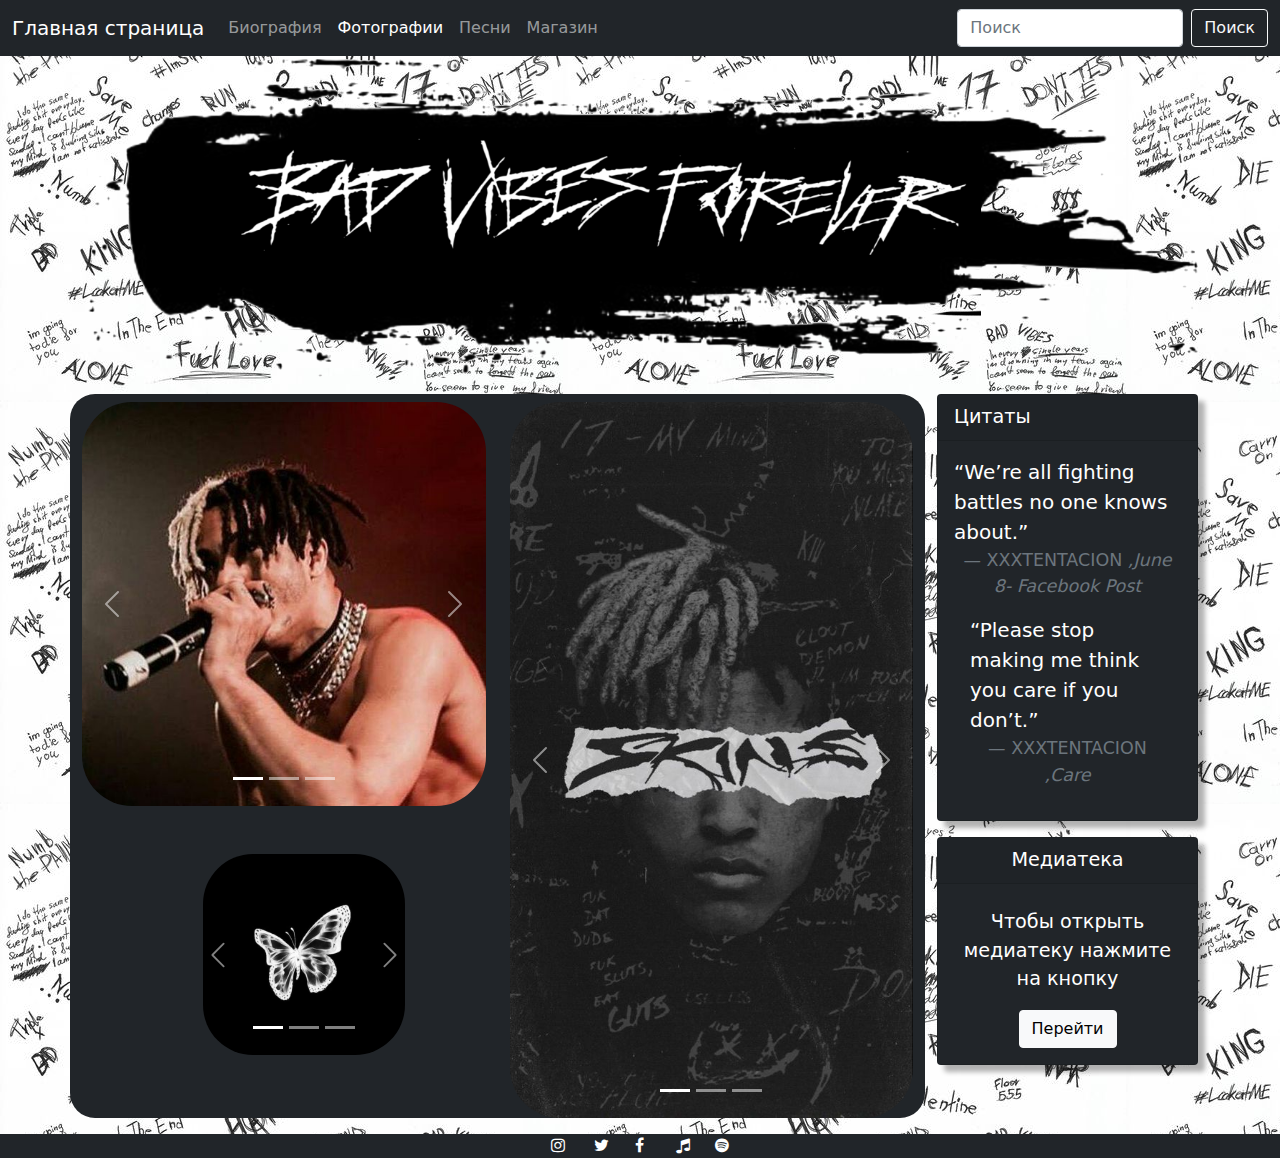
<file: block/pgs/photo.html>
<!DOCTYPE html>
<html>
<head>
	<meta charset="utf-8">
	<meta name="viewport" content="width=device-width, initial-scale=1">
	<title>Index</title>
	<link rel="stylesheet"  href="../css/bootstrap.min.css">
        <link rel="stylesheet"  href="../css/font-awesome.min.css">
  <style type="text/css">
     footer {
      text-align: center;
    }
    i {
      color: white;
      display: inline-block;
      width: 3%;
    }
    footer a i:hover {
       
        font-size: 120%;
    }
    a {
      text-decoration: none;
    }
  </style>
</head>
<body style="background: url(../img/3.jpg);">
	<nav class="navbar navbar-expand-lg navbar-dark bg-dark">
  <div class="container-fluid color">
    <a class="navbar-brand" href="../index.html">Главная страница</a>
    <button class="navbar-toggler" type="button" data-bs-toggle="collapse" data-bs-target="#navbarSupportedContent" aria-controls="navbarSupportedContent" aria-expanded="false" aria-label="Toggle navigation">
      <span class="navbar-toggler-icon"></span>
    </button>
    <div class="collapse navbar-collapse" id="navbarSupportedContent">
      <ul class="navbar-nav me-auto mb-2 mb-lg-0">
        <li class="nav-item">
          <a class="nav-link " aria-current="page" href="bio.html">Биография</a>
        </li>
        <li class="nav-item">
          <a class="nav-link active" href="photo.html">Фотографии</a>
        </li>
        <li class="nav-item">
          <a class="nav-link" href="songs.html">Песни</a>
        </li>
         <li class="nav-item">
          <a class="nav-link " href="shop.html">
          Магазин</a>
        </li>
      </ul>
      <form class="d-flex">
        <input class="form-control me-2" type="search" placeholder="Поиск" aria-label="Поиск">
        <button class="btn btn-outline-light" type="submit">Поиск</button>
      </form>
    </div>
  </div>
</nav>

<div class="container ">
<div class="row" style="font-size: 120%; color: white;">
<div class="col-12" >
	<img src="../img/15.png" style=" width: 100% ;"></div>
<div class="col-9 mt-3 bg-dark" style="color:white; border-radius: 25px;">
   <div class="row " >
    <div class="col-6 mt-2">
  <div id="carouselExampleIndicators1" class="carousel slide" data-bs-ride="carousel">
  <div class="carousel-indicators">
    <button type="button" data-bs-target="#carouselExampleIndicators1" data-bs-slide-to="0" class="active" aria-current="true" aria-label="Slide 1"></button>
    <button type="button" data-bs-target="#carouselExampleIndicators1" data-bs-slide-to="1" aria-label="Slide 2"></button>
    <button type="button" data-bs-target="#carouselExampleIndicators1" data-bs-slide-to="2" aria-label="Slide 3"></button>
  </div>
  <div class="carousel-inner">
    <div class="carousel-item active">
      <img src="../img/14.jpg" style="border-radius: 50px;"class="d-block h-50 w-100" alt="..." >
    </div>
    <div class="carousel-item">
      <img src="../img/12.jpg" style="border-radius: 50px;"class="d-block h-50 w-100" alt="...">
    </div>
    <div class="carousel-item">
      <img src="../img/13.jpg"style="border-radius: 50px;" class="d-block h-50 w-100" alt="...">
    </div>
  </div>
  <button class="carousel-control-prev" type="button" data-bs-target="#carouselExampleIndicators1" data-bs-slide="prev">
    <span class="carousel-control-prev-icon" aria-hidden="true"></span>
    <span class="visually-hidden">Previous</span>
  </button>
  <button class="carousel-control-next" type="button" data-bs-target="#carouselExampleIndicators1" data-bs-slide="next">
    <span class="carousel-control-next-icon" aria-hidden="true"></span>
    <span class="visually-hidden">Next</span>
  </button>
</div>
  <div class="col-6 mt-5 " style="margin-left: 30%">
  <div id="carouselExampleIndicators2" class="carousel slide" data-bs-ride="carousel">
  <div class="carousel-indicators">
    <button type="button" data-bs-target="#carouselExampleIndicators2" data-bs-slide-to="0" class="active" aria-current="true" aria-label="Slide 1"></button>
    <button type="button" data-bs-target="#carouselExampleIndicators2" data-bs-slide-to="1" aria-label="Slide 2"></button>
    <button type="button" data-bs-target="#carouselExampleIndicators2" data-bs-slide-to="2" aria-label="Slide 3"></button>
  </div>
  <div class="carousel-inner">
    <div class="carousel-item active">
      <img src="../img/1.jpg" style="border-radius: 50px;"class="d-block h-50 w-100" alt="..." >
    </div>
    <div class="carousel-item">
      <img src="../img/5.jpg"style="border-radius: 50px;" class="d-block h-50 w-100" alt="...">
    </div>
    <div class="carousel-item">
      <img src="../img/6.jpg"style="border-radius: 50px;" class="d-block h-50 w-100" alt="...">
    </div>
  </div>
  <button class="carousel-control-prev" type="button" data-bs-target="#carouselExampleIndicators2" data-bs-slide="prev">
    <span class="carousel-control-prev-icon" aria-hidden="true"></span>
    <span class="visually-hidden">Previous</span>
  </button>
  <button class="carousel-control-next" type="button" data-bs-target="#carouselExampleIndicators2" data-bs-slide="next">
    <span class="carousel-control-next-icon" aria-hidden="true"></span>
    <span class="visually-hidden">Next</span>
  </button>
</div></div></div>
  <div class="col-6 mt-2"  >
  <div id="carouselExampleIndicators" class="carousel slide" data-bs-ride="carousel">
  <div class="carousel-indicators">
    <button type="button" data-bs-target="#carouselExampleIndicators" data-bs-slide-to="0" class="active" aria-current="true" aria-label="Slide 1"></button>
    <button type="button" data-bs-target="#carouselExampleIndicators" data-bs-slide-to="1" aria-label="Slide 2"></button>
    <button type="button" data-bs-target="#carouselExampleIndicators" data-bs-slide-to="2" aria-label="Slide 3"></button>
  </div>
  <div class="carousel-inner">
    <div class="carousel-item active">
      <img src="../img/8.jpg" style="border-radius: 50px;"class="d-block h-50 w-100" alt="..." >
    </div>
    <div class="carousel-item">
      <img src="../img/9.jpg" style="border-radius: 50px;" class="d-block h-50 w-100" alt="...">
    </div>
    <div class="carousel-item">
      <img src="../img/10.jpg"style="border-radius: 50px;" class="d-block h-50 w-100" alt="...">
    </div>
  </div>
  <button class="carousel-control-prev" type="button" data-bs-target="#carouselExampleIndicators" data-bs-slide="prev">
    <span class="carousel-control-prev-icon" aria-hidden="true"></span>
    <span class="visually-hidden">Previous</span>
  </button>
  <button class="carousel-control-next" type="button" data-bs-target="#carouselExampleIndicators" data-bs-slide="next">
    <span class="carousel-control-next-icon" aria-hidden="true"></span>
    <span class="visually-hidden">Next</span>
  </button>
</div></div>
</div></div>
	<div class="col-3 mt-3" >
	<div class="card bg-dark" style="box-shadow: 7px 7px 5px rgba(0,0,0,0.3);">
  <div class="card-header">
    Цитаты
  </div>
  <div class="card-body">
    <blockquote class="blockquote mb-0">
      <p>“We’re all fighting battles no one knows about.”</p>
      <footer class="blockquote-footer">XXXTENTACION <cite title="Source Title">,June 8- Facebook Post</cite></footer>
    </blockquote>
     <div class="card-body">
    <blockquote class="blockquote mb-0">
      <p>“Please stop making me think you care if you don’t.”</p>
      <footer class="blockquote-footer">XXXTENTACION <cite title="Source Title">,Care</cite></footer>
    </blockquote>
  </div></div></div>
  <div class="card text-center bg-dark mt-3" style="box-shadow: 7px 7px 5px rgba(0,0,0,0.3);">
  <div class="card-header">
    Медиатека
  </div>
  <div class="card-body">
    <h5 class="card-title"></h5>
    <p class="card-text">Чтобы открыть медиатеку нажмите на кнопку</p>
    <a href="songs.html" class="btn btn-light">Перейти</a>
  </div>
  
</div>
</div>
</div>
</div>
</div>
<footer style="background-color: #212529;" class="mt-3">
  <a href="#"><i class="fa fa-instagram " aria-hidden="true" ></i> </a> <a href="#"><i class="fa fa-twitter" aria-hidden="true"></i></a><a href="#"><i class="fa fa-facebook" aria-hidden="true"></i> </a><a href="#"><i class="fa fa-music" aria-hidden="true"></i></a><a href="#"><i class="fa fa-spotify" aria-hidden="true"></i></a>
</footer>

<script src="https://cdn.jsdelivr.net/npm/bootstrap@5.1.3/dist/js/bootstrap.bundle.min.js" integrity="sha384-ka7Sk0Gln4gmtz2MlQnikT1wXgYsOg+OMhuP+IlRH9sENBO0LRn5q+8nbTov4+1p" crossorigin="anonymous"></script>
</body>
</html>
</file>
<file: main.css>
body {
	font-size: 16px;

	}
.f {
	display: inline-block;
	font-size: 16px;
}
</file>
